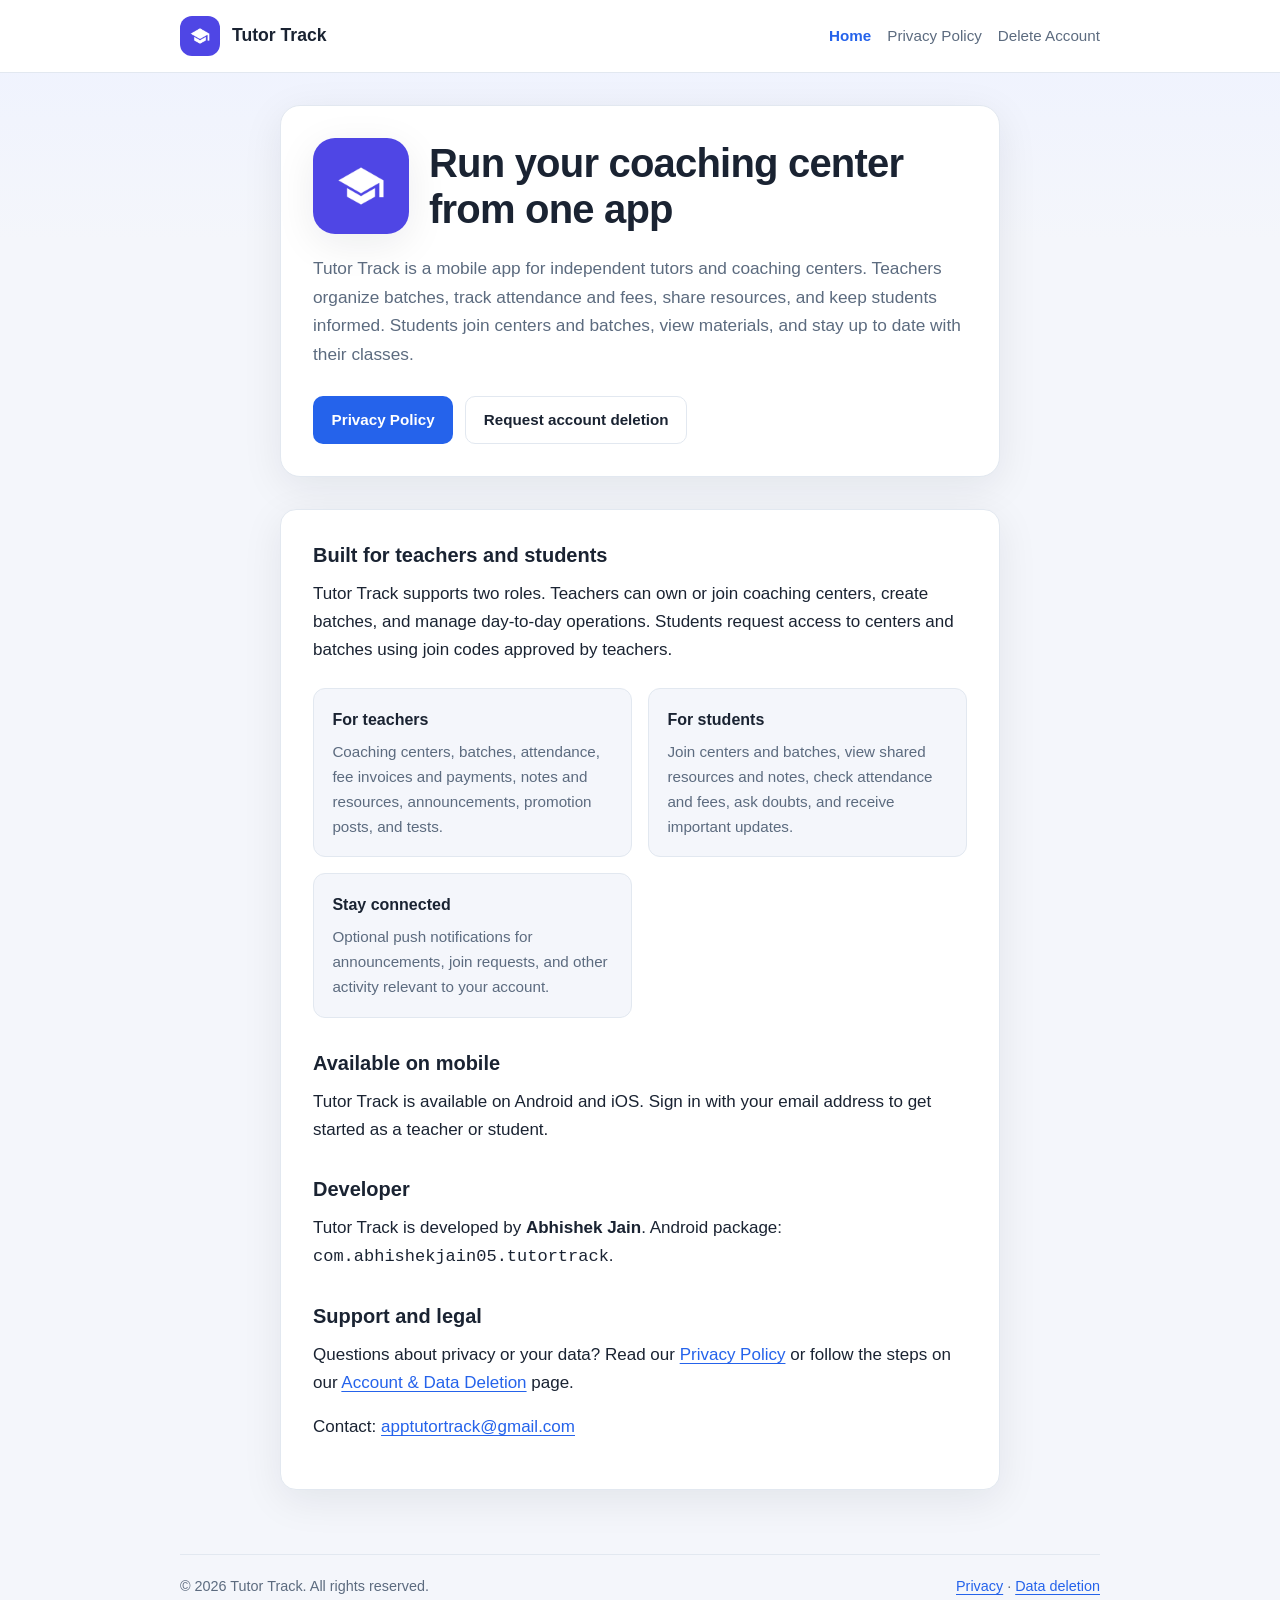
<file: index.html>
<!DOCTYPE html>
<html lang="en">
  <head>
    <meta charset="utf-8" />
    <meta name="viewport" content="width=device-width, initial-scale=1" />
    <meta
      name="description"
      content="Tutor Track helps independent tutors and coaching centers manage batches, attendance, fees, resources, and student communication."
    />
    <title>Tutor Track — Coaching center management app</title>
    <link rel="icon" href="assets/icon.png" type="image/png" />
    <link rel="stylesheet" href="css/site.css" />
  </head>
  <body>
    <header class="site-header">
      <div class="site-header-inner">
        <a class="brand" href="./">
          <img
            class="brand-icon"
            src="assets/icon.png"
            alt=""
            width="40"
            height="40"
          />
          <span>Tutor Track</span>
        </a>
        <nav class="site-nav" aria-label="Site">
          <a href="./" aria-current="page">Home</a>
          <a href="privacy-policy/">Privacy Policy</a>
          <a href="data-deletion/">Delete Account</a>
        </nav>
      </div>
    </header>

    <main>
      <section class="hero">
        <div class="hero-intro">
          <img
            class="app-icon"
            src="assets/icon.png"
            alt="Tutor Track app icon"
            width="96"
            height="96"
          />
          <div>
            <h1>Run your coaching center from one app</h1>
          </div>
        </div>
        <p class="hero-lead">
          Tutor Track is a mobile app for independent tutors and coaching
          centers. Teachers organize batches, track attendance and fees, share
          resources, and keep students informed. Students join centers and
          batches, view materials, and stay up to date with their classes.
        </p>
        <div class="cta-row">
          <a class="button button-primary" href="privacy-policy/">
            Privacy Policy
          </a>
          <a class="button button-secondary" href="data-deletion/">
            Request account deletion
          </a>
        </div>
      </section>

      <section class="content-card">
        <h2>Built for teachers and students</h2>
        <p>
          Tutor Track supports two roles. Teachers can own or join coaching
          centers, create batches, and manage day-to-day operations. Students
          request access to centers and batches using join codes approved by
          teachers.
        </p>

        <div class="feature-grid">
          <article class="feature">
            <h3>For teachers</h3>
            <p>
              Coaching centers, batches, attendance, fee invoices and payments,
              notes and resources, announcements, promotion posts, and tests.
            </p>
          </article>
          <article class="feature">
            <h3>For students</h3>
            <p>
              Join centers and batches, view shared resources and notes, check
              attendance and fees, ask doubts, and receive important updates.
            </p>
          </article>
          <article class="feature">
            <h3>Stay connected</h3>
            <p>
              Optional push notifications for announcements, join requests, and
              other activity relevant to your account.
            </p>
          </article>
        </div>

        <h2>Available on mobile</h2>
        <p>
          Tutor Track is available on Android and iOS. Sign in with your email
          address to get started as a teacher or student.
        </p>

        <h2>Developer</h2>
        <p>
          Tutor Track is developed by <strong>Abhishek Jain</strong>.
          Android package:
          <code>com.abhishekjain05.tutortrack</code>.
        </p>

        <h2>Support and legal</h2>
        <p>
          Questions about privacy or your data? Read our
          <a href="privacy-policy/">Privacy Policy</a> or follow the steps on
          our <a href="data-deletion/">Account &amp; Data Deletion</a> page.
        </p>
        <p>
          Contact:
          <a href="mailto:apptutortrack@gmail.com">apptutortrack@gmail.com</a>
        </p>
      </section>
    </main>

    <footer class="site-footer">
      <div class="site-footer-inner">
        <span>&copy; 2026 Tutor Track. All rights reserved.</span>
        <span>
          <a href="privacy-policy/">Privacy</a>
          &middot;
          <a href="data-deletion/">Data deletion</a>
        </span>
      </div>
    </footer>
  </body>
</html>
</file>
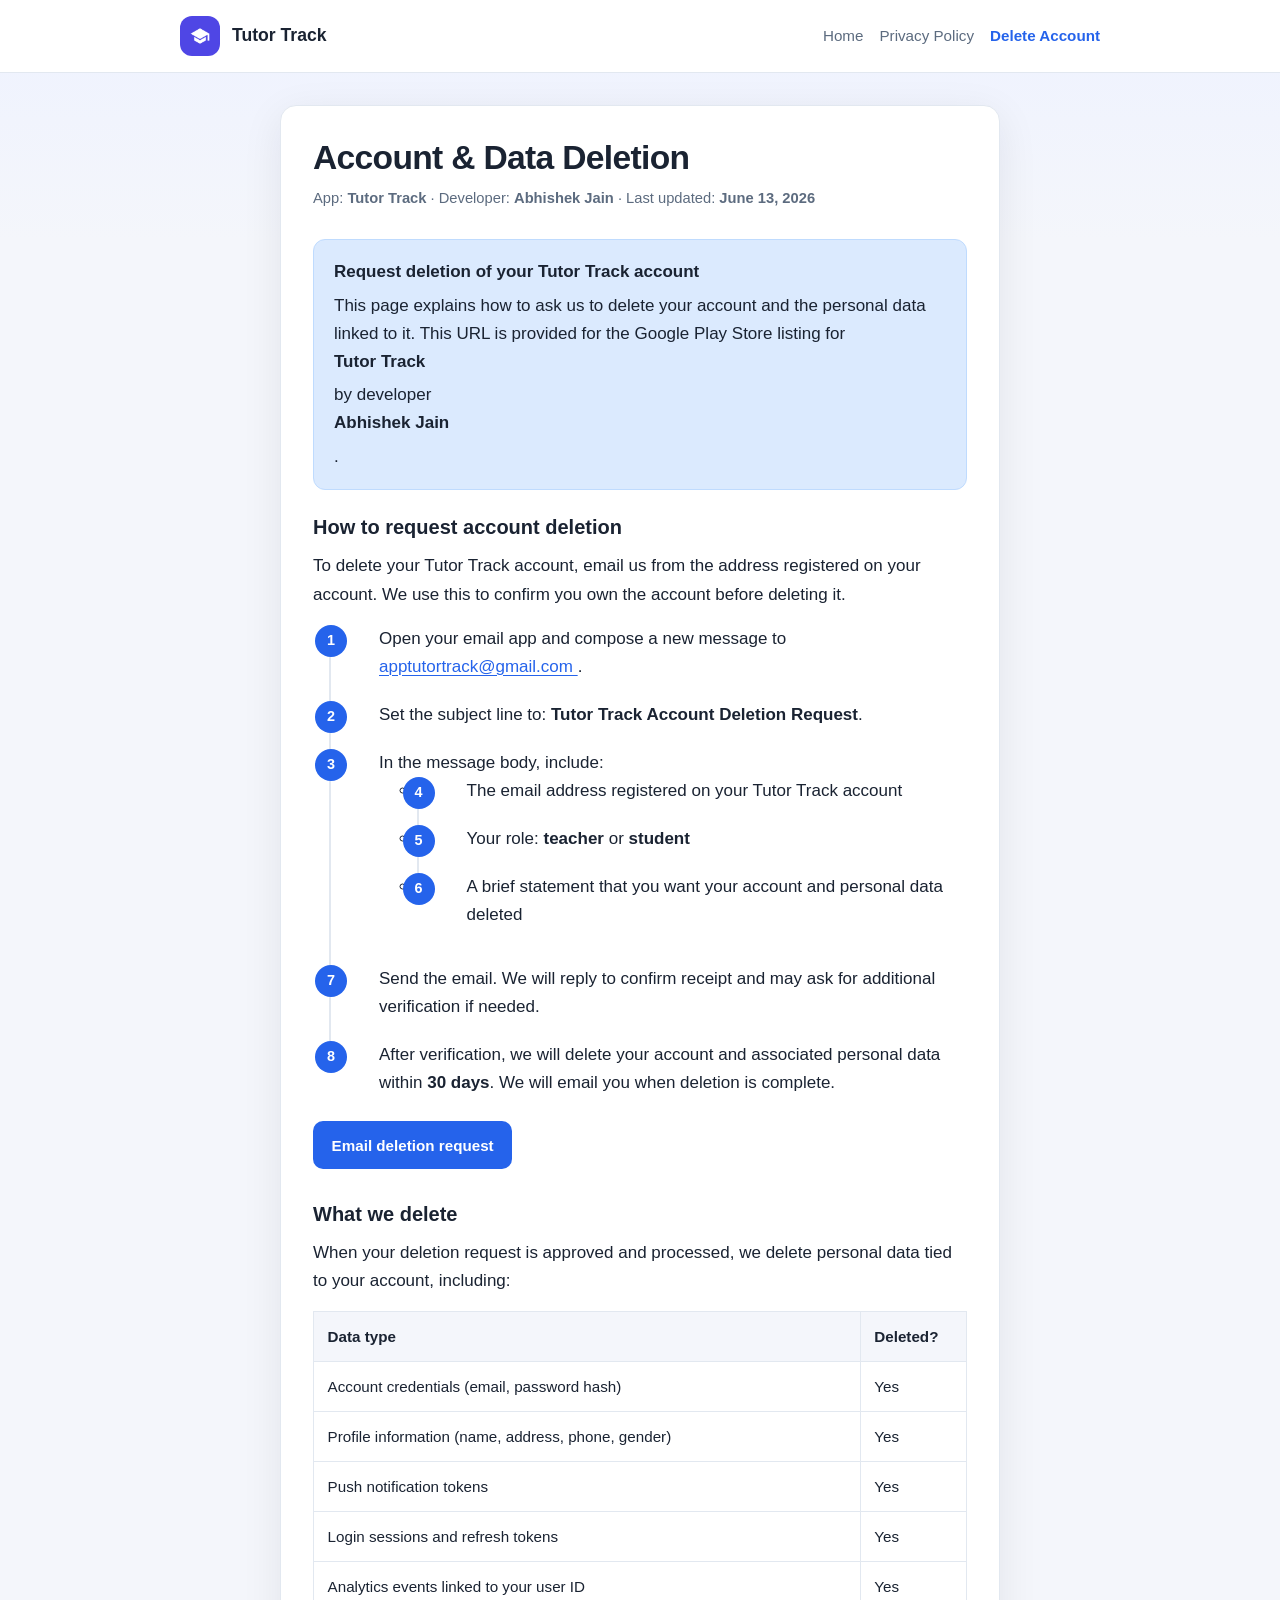
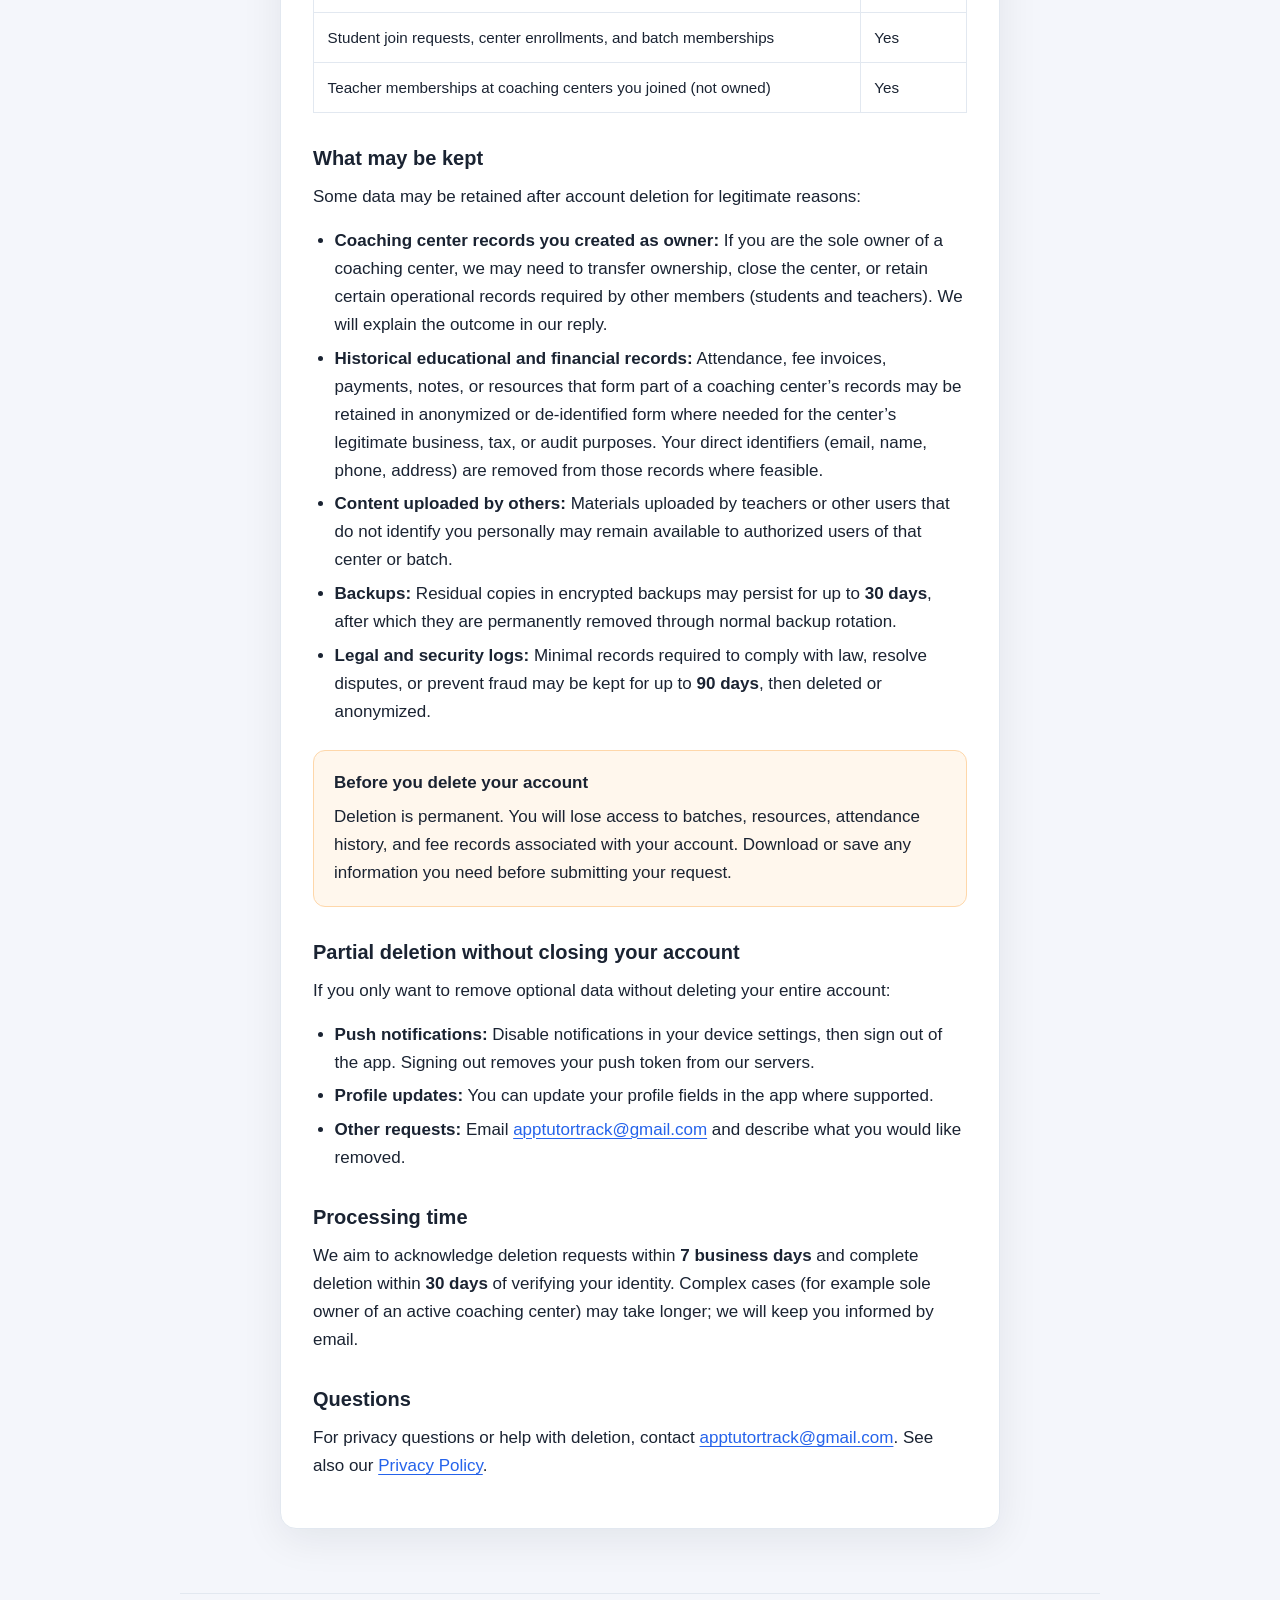
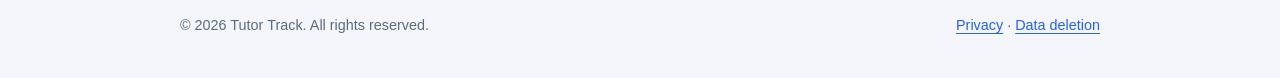
<file: data-deletion/index.html>
<!DOCTYPE html>
<html lang="en">
  <head>
    <meta charset="utf-8" />
    <meta name="viewport" content="width=device-width, initial-scale=1" />
    <meta
      name="description"
      content="Request deletion of your Tutor Track account and personal data."
    />
    <title>Account &amp; Data Deletion — Tutor Track</title>
    <link rel="icon" href="../assets/icon.png" type="image/png" />
    <link rel="stylesheet" href="../css/site.css" />
  </head>
  <body>
    <header class="site-header">
      <div class="site-header-inner">
        <a class="brand" href="../">
          <img
            class="brand-icon"
            src="../assets/icon.png"
            alt=""
            width="40"
            height="40"
          />
          <span>Tutor Track</span>
        </a>
        <nav class="site-nav" aria-label="Site">
          <a href="../">Home</a>
          <a href="../privacy-policy/">Privacy Policy</a>
          <a href="../data-deletion/" aria-current="page">Delete Account</a>
        </nav>
      </div>
    </header>

    <main>
      <article class="content-card">
        <h1>Account &amp; Data Deletion</h1>
        <p class="meta-line">
          App: <strong>Tutor Track</strong> &middot; Developer:
          <strong>Abhishek Jain</strong> &middot; Last updated:
          <strong>June 13, 2026</strong>
        </p>

        <div class="callout">
          <strong>Request deletion of your Tutor Track account</strong>
          This page explains how to ask us to delete your account and the personal
          data linked to it. This URL is provided for the Google Play Store listing
          for <strong>Tutor Track</strong> by developer <strong>Abhishek Jain</strong>.
        </div>

        <h2>How to request account deletion</h2>
        <p>
          To delete your Tutor Track account, email us from the address registered
          on your account. We use this to confirm you own the account before deleting
          it.
        </p>

        <ol class="steps">
          <li>
            Open your email app and compose a new message to
            <a href="mailto:apptutortrack@gmail.com?subject=Tutor%20Track%20Account%20Deletion%20Request">
              apptutortrack@gmail.com
            </a>.
          </li>
          <li>
            Set the subject line to:
            <strong>Tutor Track Account Deletion Request</strong>.
          </li>
          <li>
            In the message body, include:
            <ul>
              <li>The email address registered on your Tutor Track account</li>
              <li>Your role: <strong>teacher</strong> or <strong>student</strong></li>
              <li>A brief statement that you want your account and personal data deleted</li>
            </ul>
          </li>
          <li>
            Send the email. We will reply to confirm receipt and may ask for
            additional verification if needed.
          </li>
          <li>
            After verification, we will delete your account and associated personal
            data within <strong>30 days</strong>. We will email you when deletion is
            complete.
          </li>
        </ol>

        <p>
          <a
            class="button button-primary"
            href="mailto:apptutortrack@gmail.com?subject=Tutor%20Track%20Account%20Deletion%20Request&amp;body=Registered%20email%3A%20%0ARole%20(teacher%20or%20student)%3A%20%0A%0APlease%20delete%20my%20Tutor%20Track%20account%20and%20associated%20personal%20data."
          >
            Email deletion request
          </a>
        </p>

        <h2>What we delete</h2>
        <p>
          When your deletion request is approved and processed, we delete personal
          data tied to your account, including:
        </p>
        <table class="data-table">
          <thead>
            <tr>
              <th>Data type</th>
              <th>Deleted?</th>
            </tr>
          </thead>
          <tbody>
            <tr>
              <td>Account credentials (email, password hash)</td>
              <td>Yes</td>
            </tr>
            <tr>
              <td>Profile information (name, address, phone, gender)</td>
              <td>Yes</td>
            </tr>
            <tr>
              <td>Push notification tokens</td>
              <td>Yes</td>
            </tr>
            <tr>
              <td>Login sessions and refresh tokens</td>
              <td>Yes</td>
            </tr>
            <tr>
              <td>Analytics events linked to your user ID</td>
              <td>Yes</td>
            </tr>
            <tr>
              <td>Student join requests, center enrollments, and batch memberships</td>
              <td>Yes</td>
            </tr>
            <tr>
              <td>Teacher memberships at coaching centers you joined (not owned)</td>
              <td>Yes</td>
            </tr>
          </tbody>
        </table>

        <h2>What may be kept</h2>
        <p>
          Some data may be retained after account deletion for legitimate reasons:
        </p>
        <ul>
          <li>
            <strong>Coaching center records you created as owner:</strong> If you are
            the sole owner of a coaching center, we may need to transfer ownership,
            close the center, or retain certain operational records required by other
            members (students and teachers). We will explain the outcome in our reply.
          </li>
          <li>
            <strong>Historical educational and financial records:</strong> Attendance,
            fee invoices, payments, notes, or resources that form part of a coaching
            center&rsquo;s records may be retained in anonymized or de-identified form
            where needed for the center&rsquo;s legitimate business, tax, or audit
            purposes. Your direct identifiers (email, name, phone, address) are removed
            from those records where feasible.
          </li>
          <li>
            <strong>Content uploaded by others:</strong> Materials uploaded by teachers
            or other users that do not identify you personally may remain available to
            authorized users of that center or batch.
          </li>
          <li>
            <strong>Backups:</strong> Residual copies in encrypted backups may persist
            for up to <strong>30 days</strong>, after which they are permanently removed
            through normal backup rotation.
          </li>
          <li>
            <strong>Legal and security logs:</strong> Minimal records required to comply
            with law, resolve disputes, or prevent fraud may be kept for up to
            <strong>90 days</strong>, then deleted or anonymized.
          </li>
        </ul>

        <div class="callout callout-warning">
          <strong>Before you delete your account</strong>
          Deletion is permanent. You will lose access to batches, resources, attendance
          history, and fee records associated with your account. Download or save any
          information you need before submitting your request.
        </div>

        <h2>Partial deletion without closing your account</h2>
        <p>
          If you only want to remove optional data without deleting your entire
          account:
        </p>
        <ul>
          <li>
            <strong>Push notifications:</strong> Disable notifications in your device
            settings, then sign out of the app. Signing out removes your push token
            from our servers.
          </li>
          <li>
            <strong>Profile updates:</strong> You can update your profile fields in the
            app where supported.
          </li>
          <li>
            <strong>Other requests:</strong> Email
            <a href="mailto:apptutortrack@gmail.com">apptutortrack@gmail.com</a>
            and describe what you would like removed.
          </li>
        </ul>

        <h2>Processing time</h2>
        <p>
          We aim to acknowledge deletion requests within <strong>7 business days</strong>
          and complete deletion within <strong>30 days</strong> of verifying your
          identity. Complex cases (for example sole owner of an active coaching center)
          may take longer; we will keep you informed by email.
        </p>

        <h2>Questions</h2>
        <p>
          For privacy questions or help with deletion, contact
          <a href="mailto:apptutortrack@gmail.com">apptutortrack@gmail.com</a>.
          See also our <a href="../privacy-policy/">Privacy Policy</a>.
        </p>
      </article>
    </main>

    <footer class="site-footer">
      <div class="site-footer-inner">
        <span>&copy; 2026 Tutor Track. All rights reserved.</span>
        <span>
          <a href="../privacy-policy/">Privacy</a>
          &middot;
          <a href="../data-deletion/">Data deletion</a>
        </span>
      </div>
    </footer>
  </body>
</html>
</file>
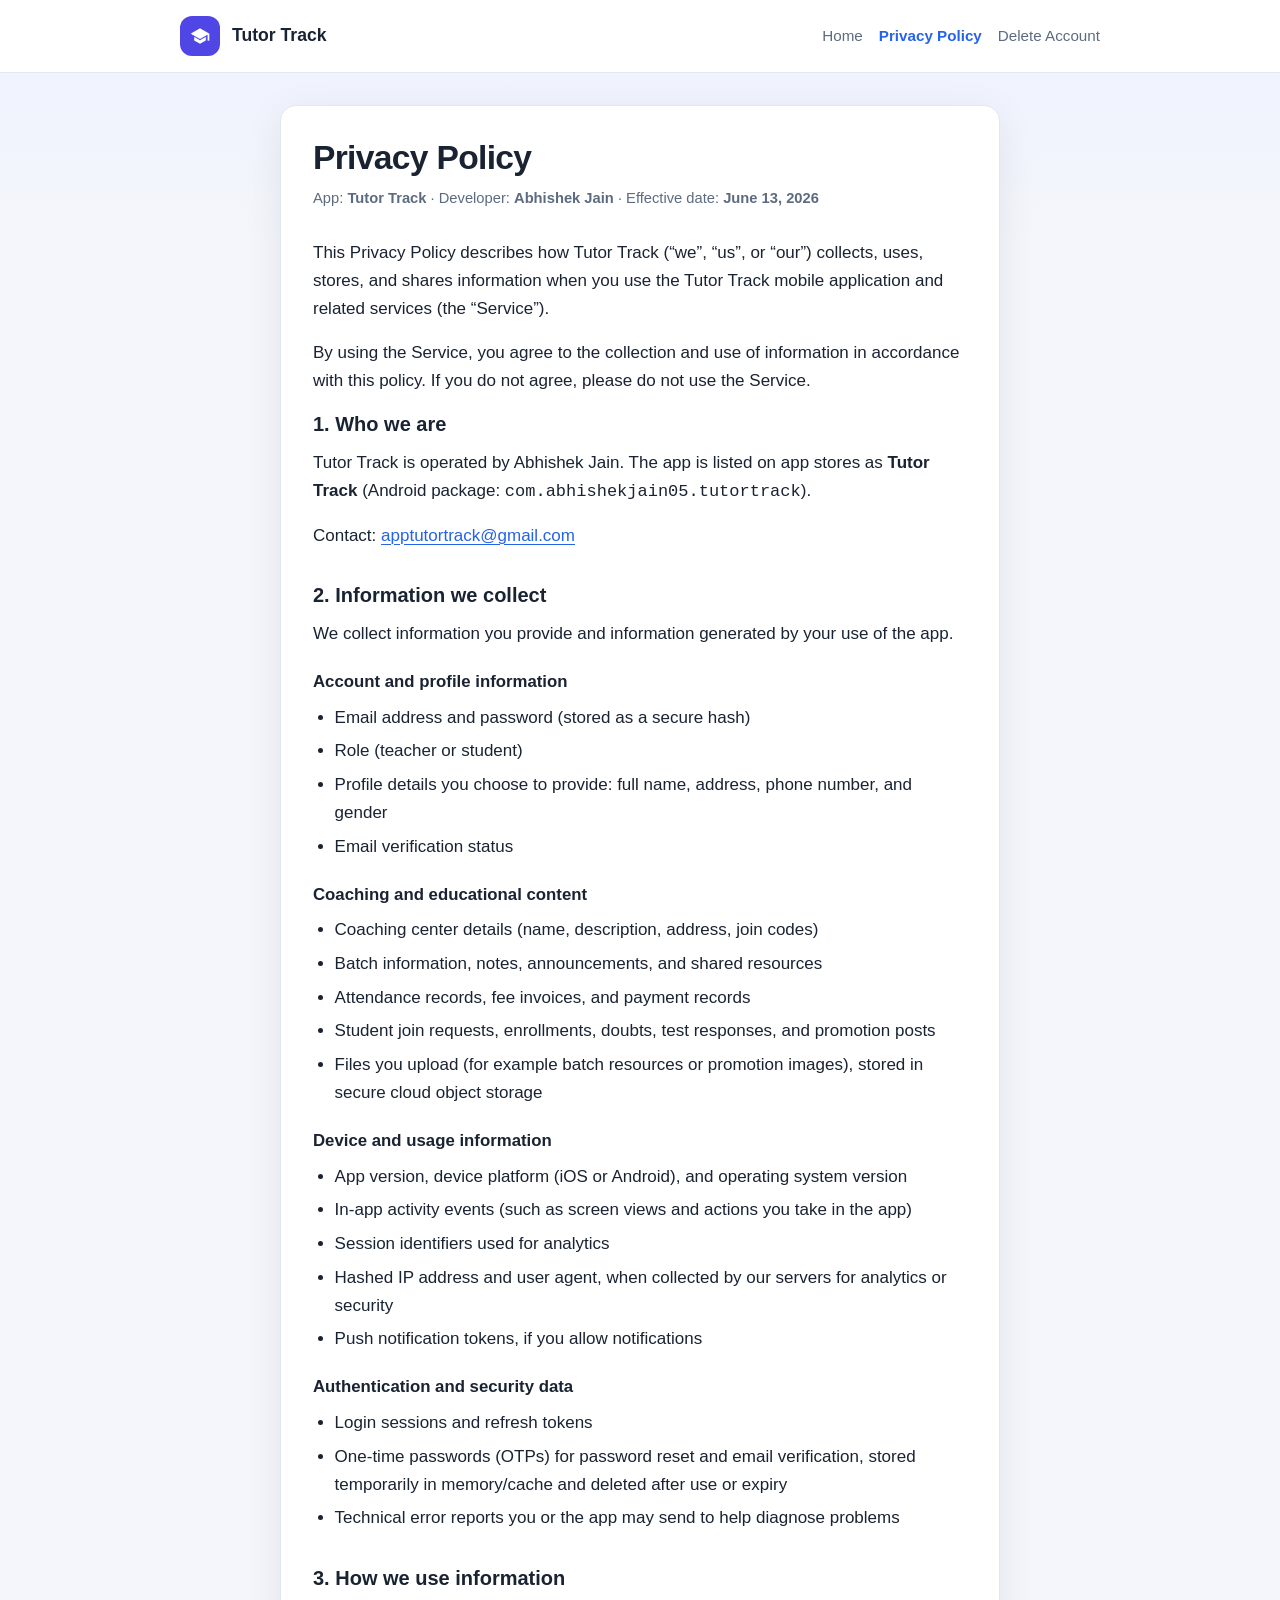
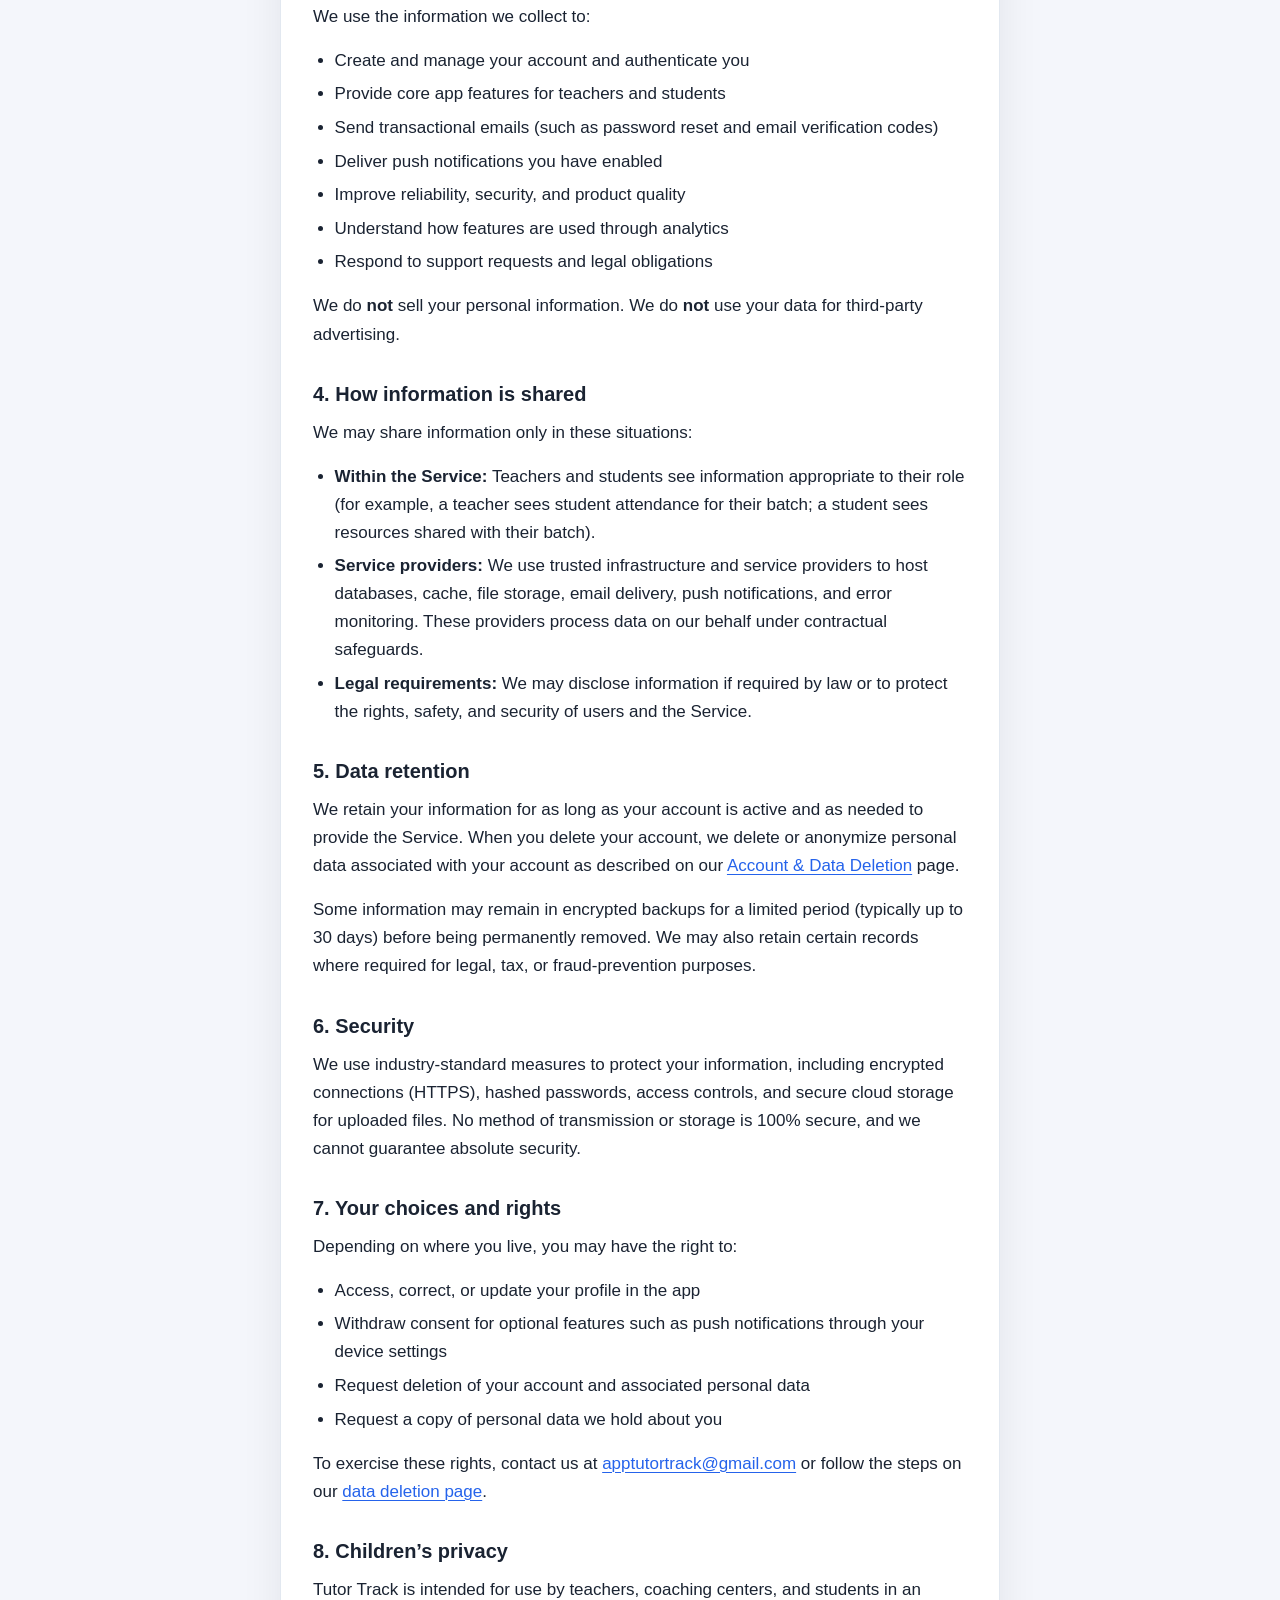
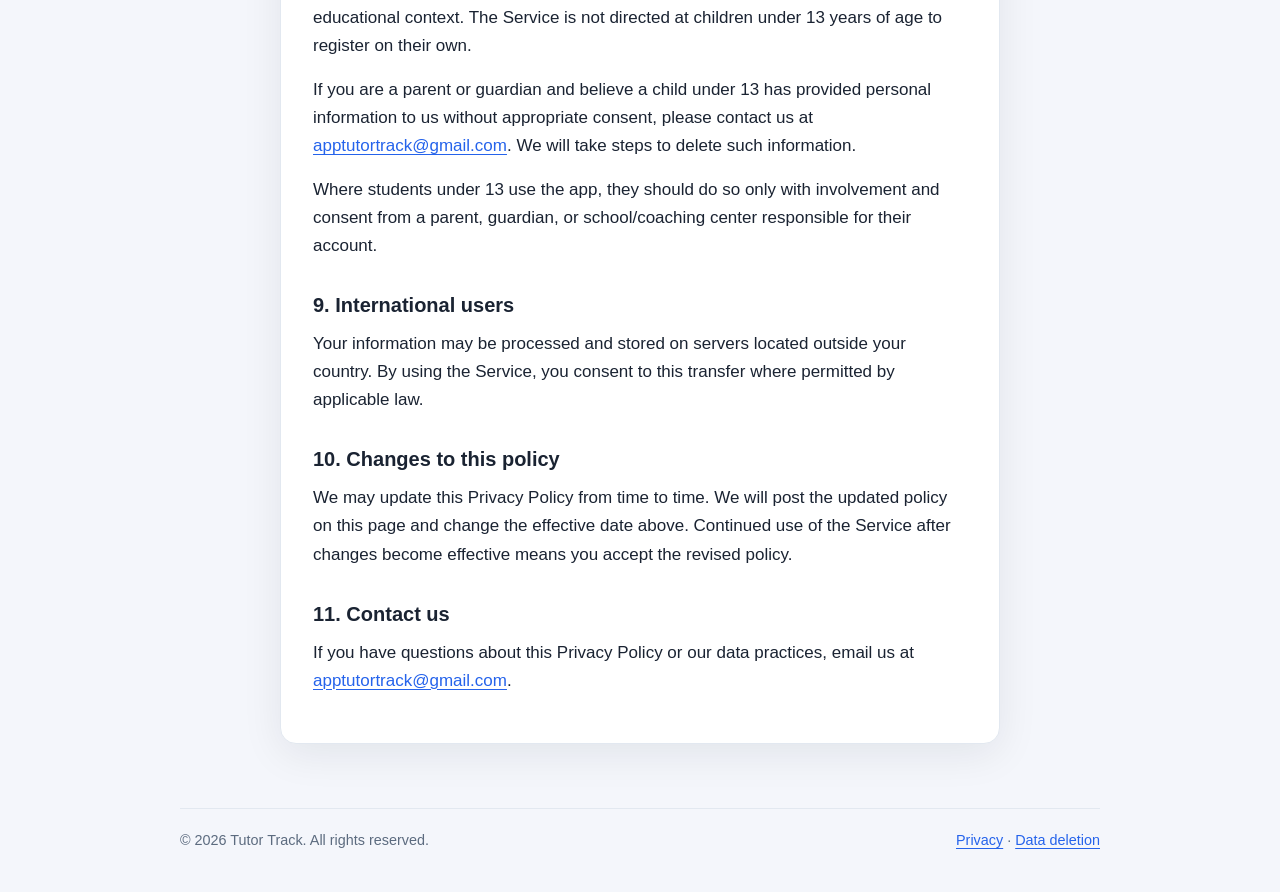
<file: privacy-policy/index.html>
<!DOCTYPE html>
<html lang="en">
  <head>
    <meta charset="utf-8" />
    <meta name="viewport" content="width=device-width, initial-scale=1" />
    <meta
      name="description"
      content="Privacy Policy for Tutor Track — how we collect, use, and protect your information."
    />
    <title>Privacy Policy — Tutor Track</title>
    <link rel="icon" href="../assets/icon.png" type="image/png" />
    <link rel="stylesheet" href="../css/site.css" />
  </head>
  <body>
    <header class="site-header">
      <div class="site-header-inner">
        <a class="brand" href="../">
          <img
            class="brand-icon"
            src="../assets/icon.png"
            alt=""
            width="40"
            height="40"
          />
          <span>Tutor Track</span>
        </a>
        <nav class="site-nav" aria-label="Site">
          <a href="../">Home</a>
          <a href="../privacy-policy/" aria-current="page">Privacy Policy</a>
          <a href="../data-deletion/">Delete Account</a>
        </nav>
      </div>
    </header>

    <main>
      <article class="content-card">
        <h1>Privacy Policy</h1>
        <p class="meta-line">
          App: <strong>Tutor Track</strong> &middot; Developer:
          <strong>Abhishek Jain</strong> &middot; Effective date:
          <strong>June 13, 2026</strong>
        </p>

        <p>
          This Privacy Policy describes how Tutor Track (&ldquo;we&rdquo;,
          &ldquo;us&rdquo;, or &ldquo;our&rdquo;) collects, uses, stores, and
          shares information when you use the Tutor Track mobile application and
          related services (the &ldquo;Service&rdquo;).
        </p>
        <p>
          By using the Service, you agree to the collection and use of
          information in accordance with this policy. If you do not agree, please
          do not use the Service.
        </p>

        <h2>1. Who we are</h2>
        <p>
          Tutor Track is operated by Abhishek Jain. The app is listed on app
          stores as <strong>Tutor Track</strong> (Android package:
          <code>com.abhishekjain05.tutortrack</code>).
        </p>
        <p>
          Contact:
          <a href="mailto:apptutortrack@gmail.com">apptutortrack@gmail.com</a>
        </p>

        <h2>2. Information we collect</h2>
        <p>We collect information you provide and information generated by your use of the app.</p>

        <h3>Account and profile information</h3>
        <ul>
          <li>Email address and password (stored as a secure hash)</li>
          <li>Role (teacher or student)</li>
          <li>Profile details you choose to provide: full name, address, phone number, and gender</li>
          <li>Email verification status</li>
        </ul>

        <h3>Coaching and educational content</h3>
        <ul>
          <li>Coaching center details (name, description, address, join codes)</li>
          <li>Batch information, notes, announcements, and shared resources</li>
          <li>Attendance records, fee invoices, and payment records</li>
          <li>Student join requests, enrollments, doubts, test responses, and promotion posts</li>
          <li>Files you upload (for example batch resources or promotion images), stored in secure cloud object storage</li>
        </ul>

        <h3>Device and usage information</h3>
        <ul>
          <li>App version, device platform (iOS or Android), and operating system version</li>
          <li>In-app activity events (such as screen views and actions you take in the app)</li>
          <li>Session identifiers used for analytics</li>
          <li>Hashed IP address and user agent, when collected by our servers for analytics or security</li>
          <li>Push notification tokens, if you allow notifications</li>
        </ul>

        <h3>Authentication and security data</h3>
        <ul>
          <li>Login sessions and refresh tokens</li>
          <li>One-time passwords (OTPs) for password reset and email verification, stored temporarily in memory/cache and deleted after use or expiry</li>
          <li>Technical error reports you or the app may send to help diagnose problems</li>
        </ul>

        <h2>3. How we use information</h2>
        <p>We use the information we collect to:</p>
        <ul>
          <li>Create and manage your account and authenticate you</li>
          <li>Provide core app features for teachers and students</li>
          <li>Send transactional emails (such as password reset and email verification codes)</li>
          <li>Deliver push notifications you have enabled</li>
          <li>Improve reliability, security, and product quality</li>
          <li>Understand how features are used through analytics</li>
          <li>Respond to support requests and legal obligations</li>
        </ul>
        <p>
          We do <strong>not</strong> sell your personal information. We do
          <strong>not</strong> use your data for third-party advertising.
        </p>

        <h2>4. How information is shared</h2>
        <p>We may share information only in these situations:</p>
        <ul>
          <li>
            <strong>Within the Service:</strong> Teachers and students see information
            appropriate to their role (for example, a teacher sees student attendance
            for their batch; a student sees resources shared with their batch).
          </li>
          <li>
            <strong>Service providers:</strong> We use trusted infrastructure and
            service providers to host databases, cache, file storage, email delivery,
            push notifications, and error monitoring. These providers process data on
            our behalf under contractual safeguards.
          </li>
          <li>
            <strong>Legal requirements:</strong> We may disclose information if required
            by law or to protect the rights, safety, and security of users and the Service.
          </li>
        </ul>

        <h2>5. Data retention</h2>
        <p>
          We retain your information for as long as your account is active and as
          needed to provide the Service. When you delete your account, we delete or
          anonymize personal data associated with your account as described on our
          <a href="../data-deletion/">Account &amp; Data Deletion</a> page.
        </p>
        <p>
          Some information may remain in encrypted backups for a limited period
          (typically up to 30 days) before being permanently removed. We may also
          retain certain records where required for legal, tax, or fraud-prevention
          purposes.
        </p>

        <h2>6. Security</h2>
        <p>
          We use industry-standard measures to protect your information, including
          encrypted connections (HTTPS), hashed passwords, access controls, and
          secure cloud storage for uploaded files. No method of transmission or
          storage is 100% secure, and we cannot guarantee absolute security.
        </p>

        <h2>7. Your choices and rights</h2>
        <p>Depending on where you live, you may have the right to:</p>
        <ul>
          <li>Access, correct, or update your profile in the app</li>
          <li>Withdraw consent for optional features such as push notifications through your device settings</li>
          <li>Request deletion of your account and associated personal data</li>
          <li>Request a copy of personal data we hold about you</li>
        </ul>
        <p>
          To exercise these rights, contact us at
          <a href="mailto:apptutortrack@gmail.com">apptutortrack@gmail.com</a>
          or follow the steps on our
          <a href="../data-deletion/">data deletion page</a>.
        </p>

        <h2>8. Children&rsquo;s privacy</h2>
        <p>
          Tutor Track is intended for use by teachers, coaching centers, and
          students in an educational context. The Service is not directed at
          children under 13 years of age to register on their own.
        </p>
        <p>
          If you are a parent or guardian and believe a child under 13 has
          provided personal information to us without appropriate consent, please
          contact us at
          <a href="mailto:apptutortrack@gmail.com">apptutortrack@gmail.com</a>.
          We will take steps to delete such information.
        </p>
        <p>
          Where students under 13 use the app, they should do so only with
          involvement and consent from a parent, guardian, or school/coaching
          center responsible for their account.
        </p>

        <h2>9. International users</h2>
        <p>
          Your information may be processed and stored on servers located outside
          your country. By using the Service, you consent to this transfer where
          permitted by applicable law.
        </p>

        <h2>10. Changes to this policy</h2>
        <p>
          We may update this Privacy Policy from time to time. We will post the
          updated policy on this page and change the effective date above.
          Continued use of the Service after changes become effective means you
          accept the revised policy.
        </p>

        <h2>11. Contact us</h2>
        <p>
          If you have questions about this Privacy Policy or our data practices,
          email us at
          <a href="mailto:apptutortrack@gmail.com">apptutortrack@gmail.com</a>.
        </p>
      </article>
    </main>

    <footer class="site-footer">
      <div class="site-footer-inner">
        <span>&copy; 2026 Tutor Track. All rights reserved.</span>
        <span>
          <a href="../privacy-policy/">Privacy</a>
          &middot;
          <a href="../data-deletion/">Data deletion</a>
        </span>
      </div>
    </footer>
  </body>
</html>
</file>
<file: css/site.css>
:root {
  --bg: #f4f6fb;
  --surface: #ffffff;
  --text: #1a2332;
  --muted: #5c6b7f;
  --accent: #2563eb;
  --accent-dark: #1d4ed8;
  --accent-soft: #dbeafe;
  --border: #e2e8f0;
  --success: #059669;
  --shadow: 0 10px 40px rgba(15, 23, 42, 0.08);
  --radius: 16px;
  --max-width: 760px;
}

*,
*::before,
*::after {
  box-sizing: border-box;
}

html {
  scroll-behavior: smooth;
}

body {
  margin: 0;
  font-family: -apple-system, BlinkMacSystemFont, "Segoe UI", Roboto, Helvetica,
    Arial, sans-serif;
  font-size: 17px;
  line-height: 1.65;
  color: var(--text);
  background: linear-gradient(180deg, #eef2ff 0%, var(--bg) 240px);
  min-height: 100vh;
}

a {
  color: var(--accent);
  text-decoration-thickness: 1px;
  text-underline-offset: 3px;
}

a:hover {
  color: var(--accent-dark);
}

.site-header {
  background: var(--surface);
  border-bottom: 1px solid var(--border);
  position: sticky;
  top: 0;
  z-index: 10;
  backdrop-filter: blur(8px);
}

.site-header-inner {
  max-width: 960px;
  margin: 0 auto;
  padding: 1rem 1.25rem;
  display: flex;
  align-items: center;
  justify-content: space-between;
  gap: 1rem;
  flex-wrap: wrap;
}

.brand {
  display: flex;
  align-items: center;
  gap: 0.75rem;
  text-decoration: none;
  color: var(--text);
  font-weight: 700;
  font-size: 1.1rem;
}

.brand-icon,
.brand-mark {
  width: 40px;
  height: 40px;
  border-radius: 12px;
  flex-shrink: 0;
}

.brand-mark {
  background: linear-gradient(135deg, #2563eb, #7c3aed);
  display: grid;
  place-items: center;
  color: #fff;
  font-weight: 800;
  font-size: 1rem;
}

.hero-intro {
  display: flex;
  align-items: center;
  gap: 1.25rem;
  margin-bottom: 1.25rem;
}

.app-icon {
  width: 96px;
  height: 96px;
  border-radius: 22px;
  box-shadow: var(--shadow);
  flex-shrink: 0;
}

.site-nav {
  display: flex;
  gap: 0.35rem 1rem;
  flex-wrap: wrap;
}

.site-nav a {
  color: var(--muted);
  text-decoration: none;
  font-size: 0.95rem;
  padding: 0.35rem 0;
}

.site-nav a[aria-current="page"] {
  color: var(--accent);
  font-weight: 600;
}

main {
  max-width: var(--max-width);
  margin: 0 auto;
  padding: 2rem 1.25rem 4rem;
}

.hero {
  background: var(--surface);
  border: 1px solid var(--border);
  border-radius: calc(var(--radius) + 4px);
  box-shadow: var(--shadow);
  padding: 2rem;
  margin-bottom: 2rem;
}

.hero h1 {
  margin: 0 0 0.75rem;
  font-size: clamp(1.85rem, 4vw, 2.5rem);
  line-height: 1.15;
  letter-spacing: -0.02em;
}

.hero-intro h1 {
  margin: 0;
}

.hero-lead {
  margin: 0;
  color: var(--muted);
  font-size: 1.08rem;
}

.content-card {
  background: var(--surface);
  border: 1px solid var(--border);
  border-radius: var(--radius);
  box-shadow: var(--shadow);
  padding: 2rem;
}

.content-card h1 {
  margin: 0 0 0.5rem;
  font-size: clamp(1.6rem, 3.5vw, 2.1rem);
  line-height: 1.2;
  letter-spacing: -0.02em;
}

.meta-line {
  color: var(--muted);
  font-size: 0.92rem;
  margin: 0 0 1.75rem;
}

h2 {
  margin: 2rem 0 0.75rem;
  font-size: 1.25rem;
  line-height: 1.3;
}

h2:first-of-type {
  margin-top: 0;
}

h3 {
  margin: 1.25rem 0 0.5rem;
  font-size: 1.05rem;
}

p,
ul,
ol {
  margin: 0 0 1rem;
}

ul,
ol {
  padding-left: 1.35rem;
}

li {
  margin-bottom: 0.35rem;
}

.feature-grid {
  display: grid;
  grid-template-columns: repeat(auto-fit, minmax(220px, 1fr));
  gap: 1rem;
  margin: 1.5rem 0 0;
}

.feature {
  background: var(--bg);
  border: 1px solid var(--border);
  border-radius: 12px;
  padding: 1.1rem 1.15rem;
}

.feature h3 {
  margin: 0 0 0.35rem;
  font-size: 1rem;
}

.feature p {
  margin: 0;
  color: var(--muted);
  font-size: 0.95rem;
}

.cta-row {
  display: flex;
  flex-wrap: wrap;
  gap: 0.75rem;
  margin-top: 1.75rem;
}

.button {
  display: inline-flex;
  align-items: center;
  justify-content: center;
  padding: 0.65rem 1.1rem;
  border-radius: 10px;
  font-weight: 600;
  font-size: 0.95rem;
  text-decoration: none;
  border: 1px solid transparent;
}

.button-primary {
  background: var(--accent);
  color: #fff;
}

.button-primary:hover {
  background: var(--accent-dark);
  color: #fff;
}

.button-secondary {
  background: var(--surface);
  color: var(--text);
  border-color: var(--border);
}

.button-secondary:hover {
  border-color: var(--accent);
  color: var(--accent);
}

.callout {
  background: var(--accent-soft);
  border: 1px solid #bfdbfe;
  border-radius: 12px;
  padding: 1.15rem 1.25rem;
  margin: 1.5rem 0;
}

.callout-warning {
  background: #fff7ed;
  border-color: #fed7aa;
}

.callout strong {
  display: block;
  margin-bottom: 0.35rem;
}

.steps {
  counter-reset: step;
  list-style: none;
  padding: 0;
  margin: 1rem 0 1.5rem;
}

.steps li {
  counter-increment: step;
  position: relative;
  padding: 0 0 1.25rem 3rem;
  margin: 0;
  border-left: 2px solid var(--border);
  margin-left: 1rem;
}

.steps li:last-child {
  border-left-color: transparent;
  padding-bottom: 0;
}

.steps li::before {
  content: counter(step);
  position: absolute;
  left: -1rem;
  top: 0;
  width: 2rem;
  height: 2rem;
  border-radius: 999px;
  background: var(--accent);
  color: #fff;
  font-weight: 700;
  font-size: 0.9rem;
  display: grid;
  place-items: center;
}

.data-table {
  width: 100%;
  border-collapse: collapse;
  font-size: 0.95rem;
  margin: 1rem 0 1.5rem;
}

.data-table th,
.data-table td {
  border: 1px solid var(--border);
  padding: 0.75rem 0.85rem;
  text-align: left;
  vertical-align: top;
}

.data-table th {
  background: var(--bg);
  font-weight: 600;
}

.site-footer {
  max-width: 960px;
  margin: 0 auto;
  padding: 0 1.25rem 2.5rem;
  color: var(--muted);
  font-size: 0.9rem;
}

.site-footer-inner {
  border-top: 1px solid var(--border);
  padding-top: 1.25rem;
  display: flex;
  flex-wrap: wrap;
  gap: 0.5rem 1.5rem;
  justify-content: space-between;
}

@media (max-width: 640px) {
  .hero,
  .content-card {
    padding: 1.35rem;
  }

  .hero-intro {
    flex-direction: column;
    align-items: flex-start;
  }

  .steps li {
    padding-left: 2.5rem;
  }
}
</file>
